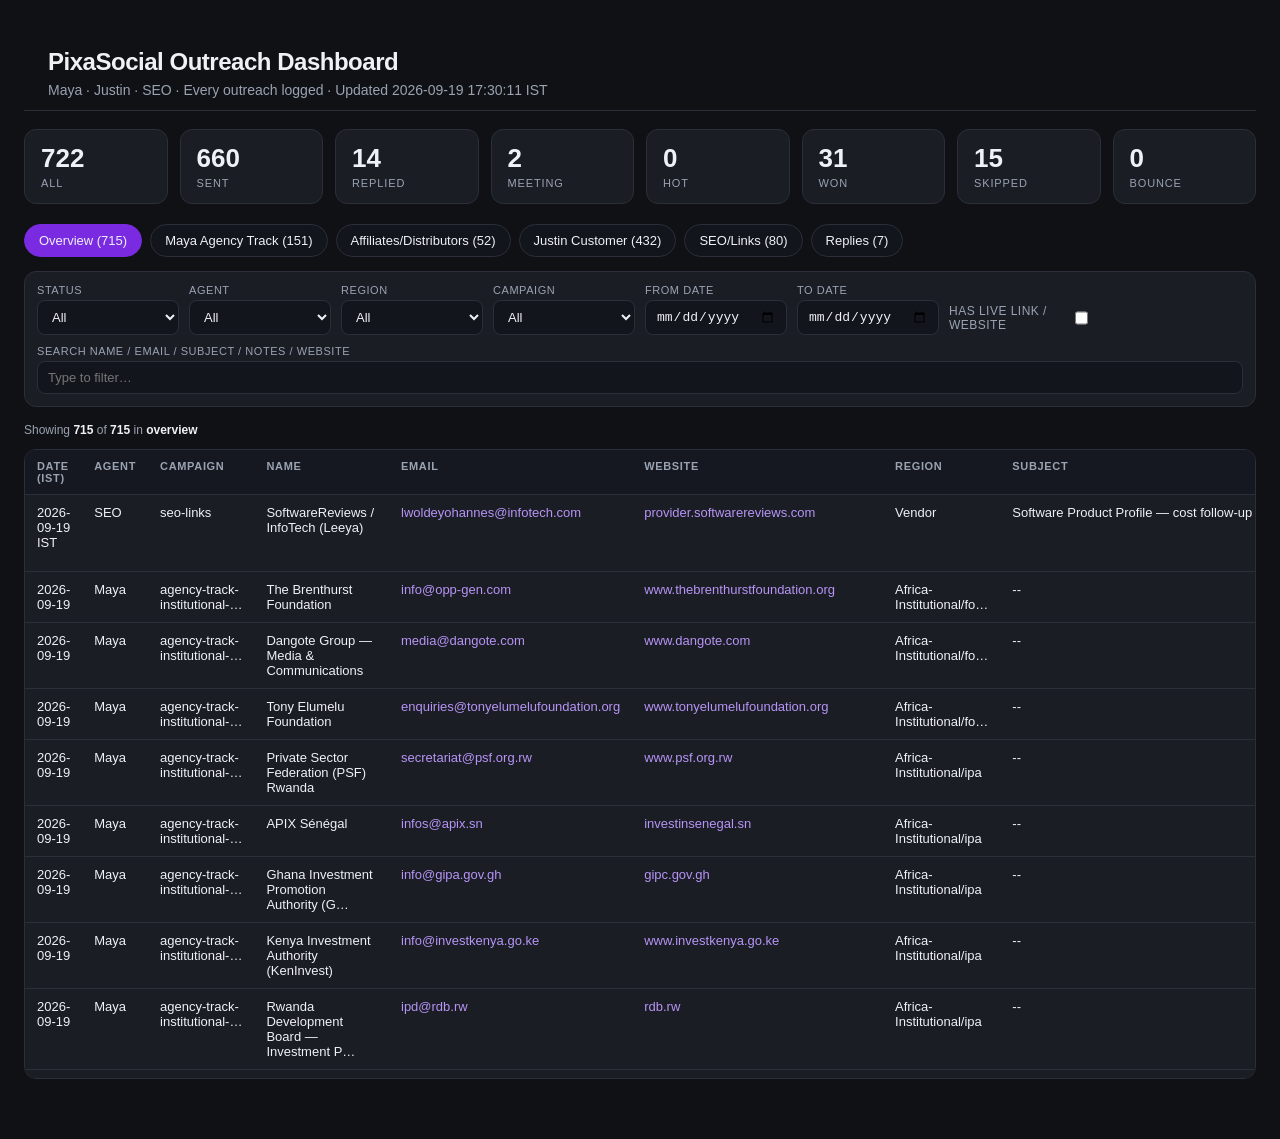
<file: index.html>
<!DOCTYPE html>
<html lang="en">
<head>
<meta charset="utf-8"/>
<meta name="viewport" content="width=device-width, initial-scale=1"/>
<title>PixaSocial Outreach Dashboard</title>
<link rel="stylesheet" href="dashboard.css"/>
</head>
<body>
<div class="wrap">
<header>
<h1>PixaSocial Outreach Dashboard</h1>
<div class="sub">Maya · Justin · SEO · Every outreach logged · Updated <span id="updated"></span></div>
</header>
<div class="cards" id="cards"></div>
<div class="tabs" id="tabs"></div>
<div class="filters" id="filters">
<label>Status
<select id="f-status"><option value="">All</option></select>
</label>
<label>Agent
<select id="f-agent"><option value="">All</option></select>
</label>
<label>Region
<select id="f-region"><option value="">All</option></select>
</label>
<label>Campaign
<select id="f-campaign"><option value="">All</option></select>
</label>
<label>From date
<input type="date" id="f-from"/>
</label>
<label>To date
<input type="date" id="f-to"/>
</label>
<label class="toggle">
<span class="toggle-text">Has live link / website</span>
<input type="checkbox" id="f-has-link"/>
</label>
<label class="search">Search name / email / subject / notes / website
<input type="search" id="f-q" placeholder="Type to filter…"/>
</label>
</div>
<div class="meta-bar" id="meta"></div>
<div id="table"></div>
</div>
<script src="dashboard.js"></script>
</body>
</html>
</file>
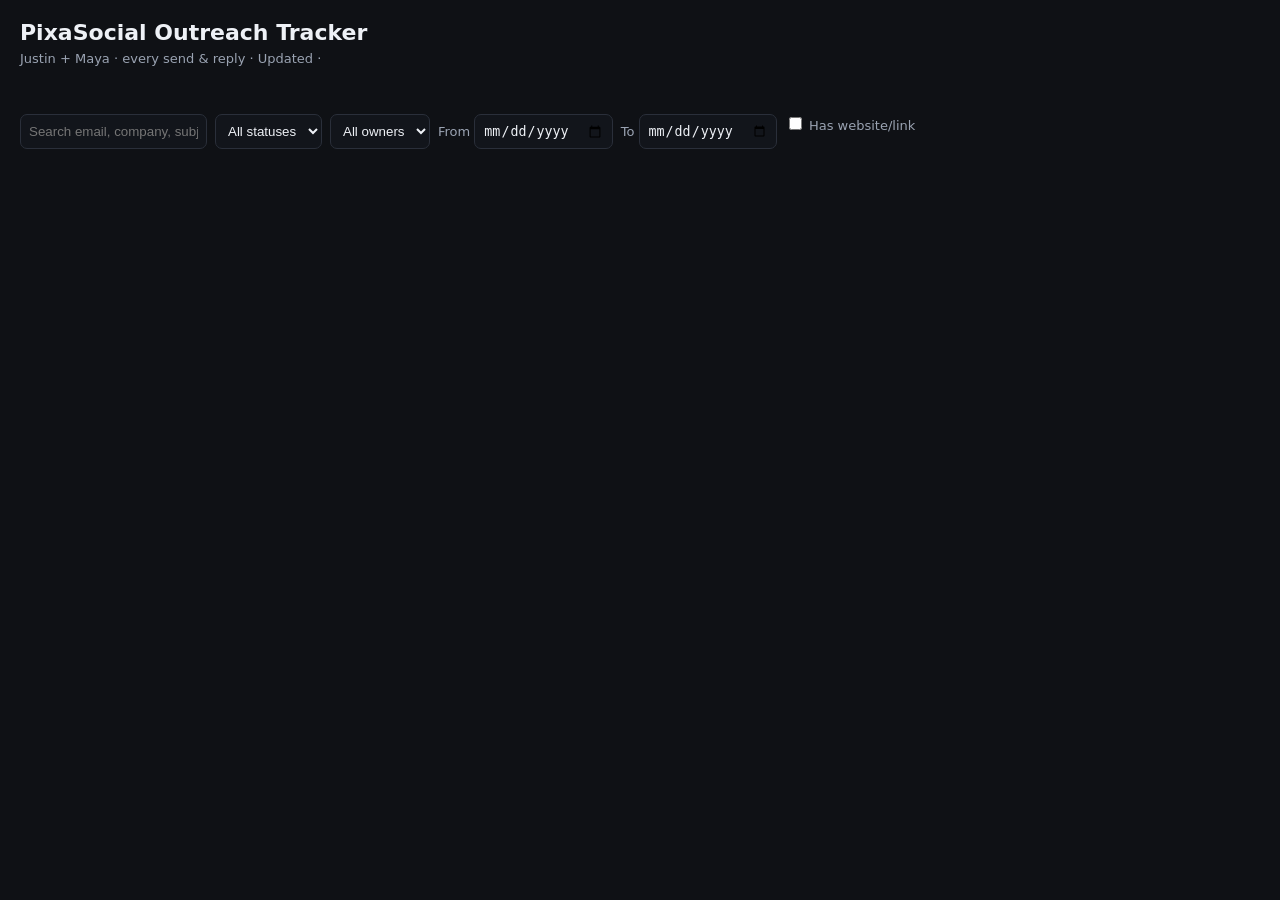
<file: justin-board/index.html>
<!doctype html><html lang="en"><head><meta charset="utf-8"><meta name="viewport" content="width=device-width,initial-scale=1"><title>PixaSocial Outreach Tracker</title><style>:root{--bg:#0f1115;--card:#1a1d24;--muted:#9aa3b2;--text:#eef1f6;--line:#2a2f3a;--accent:#7a2be2}*{box-sizing:border-box}body{margin:0;background:var(--bg);color:var(--text);font:13px system-ui,sans-serif}main{max-width:1500px;margin:auto;padding:20px}h1{margin:0 0 6px;font-size:22px}.sub,.muted{color:var(--muted)}.cards{display:grid;grid-template-columns:repeat(6,1fr);gap:10px;margin:18px 0}.card{background:var(--card);border:1px solid var(--line);border-radius:10px;padding:12px}.num{font-size:24px;font-weight:700}.lab{color:var(--muted);font-size:10px;text-transform:uppercase}.tabs,.filters{display:flex;gap:8px;flex-wrap:wrap;margin:12px 0}.tab,select,input{background:#12151b;color:var(--text);border:1px solid var(--line);border-radius:7px;padding:8px}.tab{cursor:pointer}.tab.active{background:var(--accent)}.table{overflow:auto;border:1px solid var(--line);border-radius:10px;background:var(--card)}table{border-collapse:collapse;width:100%;min-width:1100px}th,td{text-align:left;padding:8px;border-bottom:1px solid var(--line);vertical-align:top;font-size:12px}th{color:var(--muted);font-size:10px;text-transform:uppercase}a{color:#b794f6}.notes{max-width:360px;color:var(--muted);font-size:11px}@media(max-width:800px){.cards{grid-template-columns:repeat(3,1fr)}} </style></head><body><main><h1>PixaSocial Outreach Tracker</h1><div class="sub">Justin + Maya · every send &amp; reply · Updated <span id="updated"></span> · <span id="count"></span></div><div id="cards" class="cards"></div><div id="tabs" class="tabs"></div><div class="filters"><input id="q" placeholder="Search email, company, subject, name…"><select id="status"><option value="">All statuses</option><option>sent</option><option>replied</option><option>ooo</option><option>bounced</option><option>blocked</option><option>auto-ack</option></select><select id="owner"><option value="">All owners</option><option>Justin</option><option>Maya</option></select><label class="muted">From <input type="date" id="from"></label><label class="muted">To <input type="date" id="to"></label><label class="muted"><input type="checkbox" id="link"> Has website/link</label></div><div id="err" class="muted"></div><div id="table"></div></main><script>let D,track='all';const order=['all','justin-customer','maya-agency','maya-affiliate','maya-distribution','maya-africa','maya-latam','maya-institutional','other'];const $=id=>document.getElementById(id),esc=s=>String(s??'').replace(/[&<>"']/g,c=>({'&':'&amp;','<':'&lt;','>':'&gt;','"':'&quot;',"'":'&#39;'}[c])),url=u=>{u=String(u||'').trim();return u?( /^https?:\/\//i.test(u)?u:'https://'+u):''};async function gz(s){let b=atob(s.replace(/\s/g,'')),a=Uint8Array.from(b,c=>c.charCodeAt(0)),r=await new Response(new Blob([a]).stream().pipeThrough(new DecompressionStream('gzip'))).arrayBuffer();return JSON.parse(new TextDecoder().decode(r))}function filt(){let q=$('q').value.toLowerCase(),st=$('status').value,ow=$('owner').value,fr=$('from').value,to=$('to').value,lk=$('link').checked;return D.activities.filter(a=>(track==='all'||a.track===track)&&(!st||a.status===st)&&(!ow||a.owner===ow)&&(!fr||a.date>=fr)&&(!to||a.date.slice(0,10)<=to)&&(!lk||(a.website||a.live_url||a.live_link||a.listing_url))&&(!q||Object.values(a).join(' ').toLowerCase().includes(q)))}function render(){let a=filt(),s=D.summary||{},bo=s.by_owner||{};$('updated').textContent=D.updated_at||'';$('count').textContent=a.length+' shown';$('cards').innerHTML=[['Activities',s.total_activities],['Outbound',s.outbound],['Replies',s.replies],['Reply rate',(s.reply_rate_pct??'—')+'%'],['Justin',bo.Justin],['Maya',bo.Maya]].map(x=>`<div class="card"><div class="num">${x[1]||0}</div><div class="lab">${x[0]}</div></div>`).join('');let by=s.by_track||{};$('tabs').innerHTML=order.filter(t=>(D.tracks||[]).includes(t)).map(t=>`<button class="tab ${t===track?'active':''}" data-t="${t}">${esc((D.tab_labels||{})[t]||t)} (${t==='all'?s.total_activities||0:by[t]||0})</button>`).join('');document.querySelectorAll('.tab').forEach(b=>b.onclick=()=>{track=b.dataset.t;render()});$('table').innerHTML='<div class="table"><table><thead><tr>'+['Date','Status','Owner / Track','Name / Company','Email','Website','Live link','Subject','Geo','Notes'].map(h=>`<th>${h}</th>`).join('')+'</tr></thead><tbody>'+a.map(x=>{let w=url(x.website),l=url(x.live_url||x.live_link||x.listing_url);return`<tr><td>${esc(x.date||'')}</td><td>${esc(x.status||'')}<div class="muted">${esc(x.direction||'')}</div></td><td>${esc(x.owner)}<div class="muted">${esc((D.tab_labels||{})[x.track]||x.track)}</div></td><td>${esc(x.name)}<div class="muted">${esc(x.company)}</div></td><td><a href="mailto:${esc(x.email)}">${esc(x.email)}</a></td><td>${w?`<a href="${esc(w)}" target="_blank">${esc(w.replace(/^https?:\/\//,''))}</a>`:'—'}</td><td>${l?`<a href="${esc(l)}" target="_blank">${esc(l.replace(/^https?:\/\//,''))}</a>`:'—'}</td><td>${esc(x.subject)}</td><td>${esc(x.geo)}</td><td class="notes">${esc(x.notes)}</td></tr>`}).join('')}</tbody></table></div>'}['q','status','owner','from','to','link'].forEach(id=>$(id).oninput=render);(async()=>{try{let m=await fetch('data/meta.json').then(r=>r.json());let parts=await Promise.all((m.chunk_files||[]).map(f=>fetch('data/'+f).then(r=>{if(!r.ok)throw new Error(f+' '+r.status);return r.text()})));D=Object.assign(await gz(parts.join('')),m);render()}catch(e){$('err').textContent='Failed to load tracker data: '+e.message}})();</script></body></html>
</file>
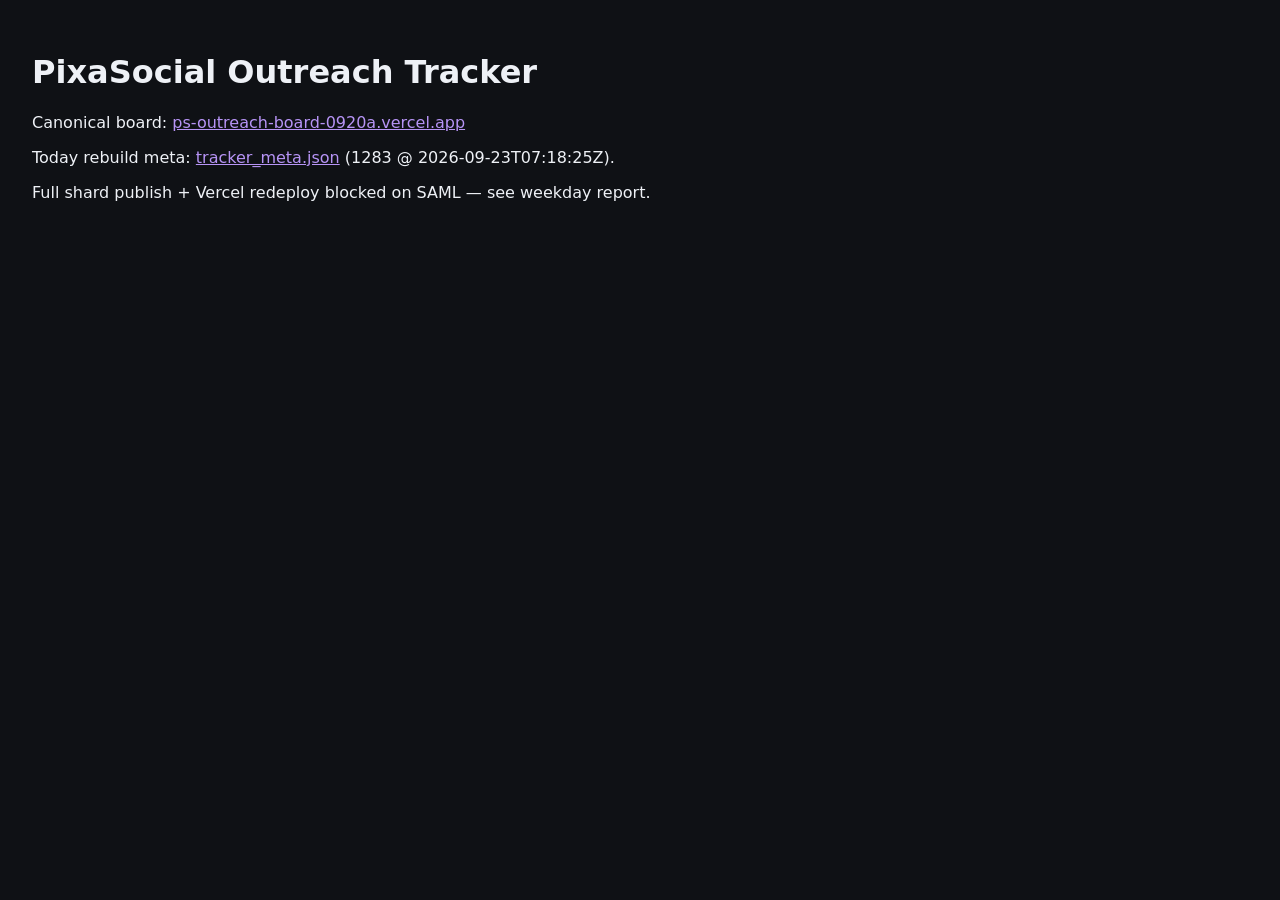
<file: board-index.html>
<!DOCTYPE html><html><head><meta charset="utf-8"><title>PixaSocial Tracker</title></head>
<body style="font-family:system-ui;background:#0f1115;color:#eef1f6;padding:24px">
<h1>PixaSocial Outreach Tracker</h1>
<p>Canonical board: <a href="https://ps-outreach-board-0920a.vercel.app" style="color:#b794f6">ps-outreach-board-0920a.vercel.app</a></p>
<p>Today rebuild meta: <a href="https://raw.githubusercontent.com/pixa-social/pixasocial-outreach-dashboard/main/tracker_meta.json" style="color:#b794f6">tracker_meta.json</a> (1283 @ 2026-09-23T07:18:25Z).</p>
<p>Full shard publish + Vercel redeploy blocked on SAML — see weekday report.</p>
</body></html>
</file>
<file: dashboard.css>
:root {
  --bg:#0f1115; --card:#1a1d24; --muted:#9aa3b2; --text:#eef1f6;
  --accent:#7A2BE2; --line:#2a2f3a; --input:#12151b;
}
* { box-sizing:border-box; }
body {
  margin:0;
  font-family: Inter, -apple-system, BlinkMacSystemFont, Segoe UI, sans-serif;
  background:var(--bg); color:var(--text);
}
header { padding:28px 24px 12px; border-bottom:1px solid var(--line); }
h1 { margin:0 0 6px; font-size:24px; font-weight:700; letter-spacing:-0.02em; }
.sub { color:var(--muted); font-size:14px; }
.wrap { max-width:1480px; margin:0 auto; padding:20px 24px 60px; }
.cards {
  display:grid; grid-template-columns:repeat(auto-fit,minmax(110px,1fr));
  gap:12px; margin:18px 0 20px;
}
.card {
  background:var(--card); border:1px solid var(--line);
  border-radius:12px; padding:14px 16px;
}
.card .n { font-size:26px; font-weight:700; line-height:1.1; }
.card .l {
  font-size:11px; letter-spacing:.08em; color:var(--muted);
  margin-top:4px; text-transform:uppercase;
}
.tabs { display:flex; gap:8px; flex-wrap:wrap; margin-bottom:14px; }
.tab {
  background:var(--input); border:1px solid var(--line); color:var(--text);
  padding:8px 14px; border-radius:999px; cursor:pointer; font-size:13px;
}
.tab:hover { border-color:#4b5563; }
.tab.active { background:var(--accent); border-color:var(--accent); }
.filters {
  display:grid; grid-template-columns:repeat(auto-fit,minmax(140px,1fr));
  gap:10px; margin:0 0 16px; background:var(--card);
  border:1px solid var(--line); border-radius:12px; padding:12px;
}
.filters label {
  display:flex; flex-direction:column; gap:4px;
  font-size:11px; color:var(--muted); text-transform:uppercase; letter-spacing:.05em;
}
.filters input, .filters select {
  background:var(--input); border:1px solid var(--line); color:var(--text);
  border-radius:8px; padding:8px 10px; font-size:13px;
}
.filters .search { grid-column: 1 / -1; }
.filters .toggle {
  flex-direction:row; align-items:center; gap:10px;
  text-transform:none; letter-spacing:0; font-size:13px; color:var(--text);
  padding-top:18px;
}
.filters .toggle input { width:18px; height:18px; accent-color:var(--accent); cursor:pointer; }
.filters .toggle-text { color:var(--muted); font-size:12px; text-transform:uppercase; letter-spacing:.04em; }
table {
  width:100%; border-collapse:collapse; background:var(--card);
}
th, td {
  text-align:left; padding:10px 12px; border-bottom:1px solid var(--line);
  font-size:13px; vertical-align:top;
}
th {
  color:var(--muted); font-size:11px; text-transform:uppercase;
  letter-spacing:.06em; background:#151821; position:sticky; top:0; z-index:1;
}
.table-wrap {
  overflow:auto; max-height:70vh; border-radius:12px; border:1px solid var(--line);
}
a { color:#b794f6; text-decoration:none; }
a:hover { text-decoration:underline; }
a.ext { white-space:nowrap; }
.empty { color:var(--muted); padding:24px; }
.empty code { color:#c4b5fd; }
.badge {
  display:inline-block; padding:3px 9px; border-radius:999px;
  font-size:11px; font-weight:600; letter-spacing:.04em;
  text-transform:uppercase; color:#0f1115;
}
.badge.sent { background:#3b82f6; color:#fff; }
.badge.replied { background:#22c55e; color:#052e16; }
.badge.hot { background:#f97316; color:#1a0a00; }
.badge.meeting { background:#a855f7; color:#fff; }
.badge.won { background:#eab308; color:#1a1400; }
.badge.skipped { background:#6b7280; color:#fff; }
.badge.bounce { background:#ef4444; color:#fff; }
.notes { color:var(--muted); font-size:12px; max-width:420px; }
.snippet { color:#c4b5fd; font-size:12px; max-width:440px; font-style:italic; }
.meta-bar { color:var(--muted); font-size:12px; margin:0 0 12px; }
.meta-bar b { color:var(--text); }
@media (max-width:900px){
  th:nth-child(n+8), td:nth-child(n+8) { display:none; }
}
</file>
